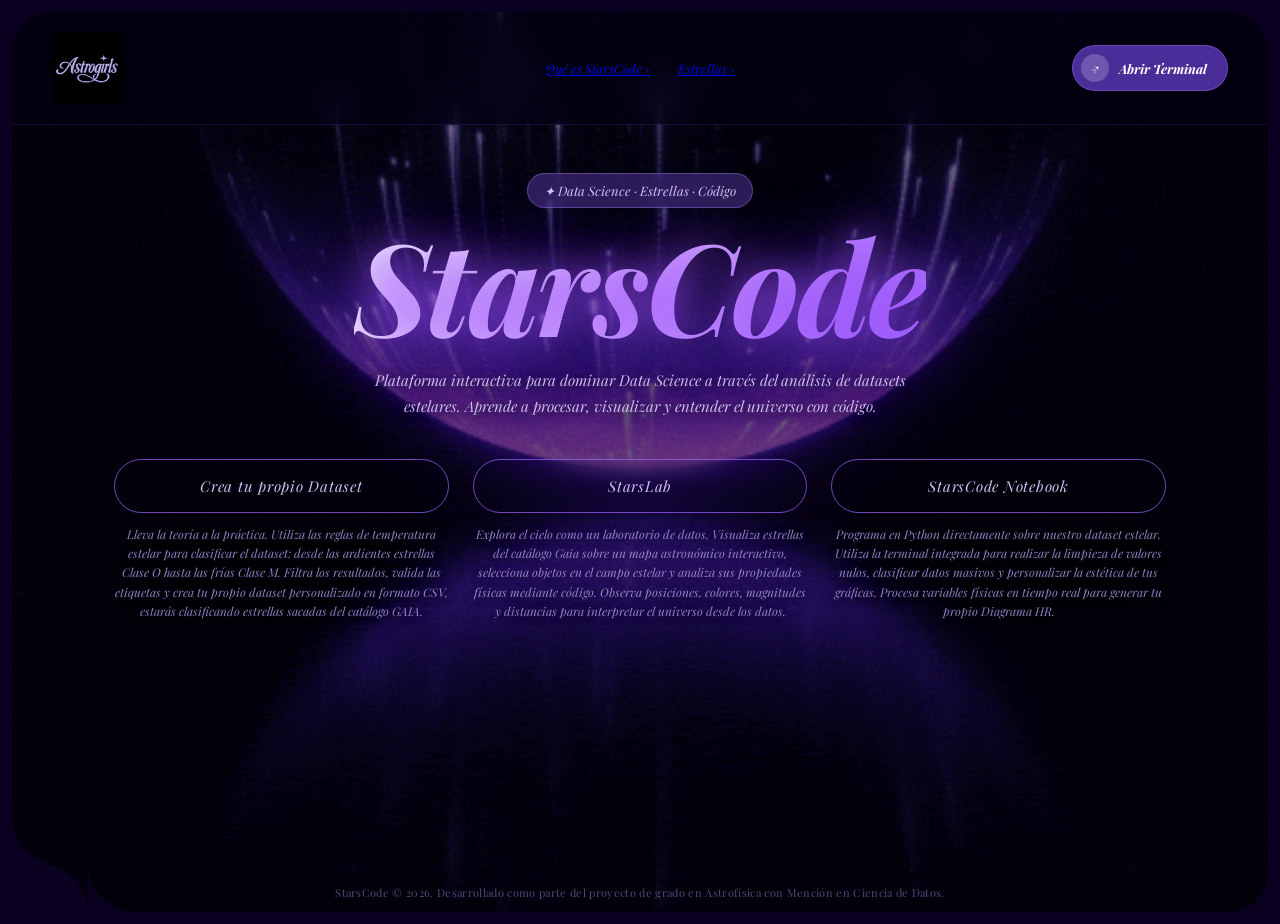
<file: index.html>
<!doctype html>
<html lang="es">
<head>
  <meta charset="UTF-8">
  <meta name="viewport" content="width=device-width, initial-scale=1.0">
  <title>StarsCode — Fluid Asset Streams</title>
  <link rel="preconnect" href="https://fonts.googleapis.com">
  <link rel="preconnect" href="https://fonts.gstatic.com" crossorigin>
  <link href="https://fonts.googleapis.com/css2?family=Playfair+Display:ital,wght@0,400;0,700;1,400;1,700&display=swap" rel="stylesheet">
  <style>
    * { box-sizing: border-box; margin: 0; padding: 0; }

    body {
      width: 100%;
      min-height: 100vh;
      display: flex;
      align-items: center;
      justify-content: center;
      padding: 12px;
      background: #0a0020;
      font-family: 'Playfair Display', serif;
    }

    section.hero-section {
      position: relative;
      width: 100%;
      max-width: 1536px;
      height: 100vh;
      border-radius: 2.5rem;
      overflow: hidden;
      display: flex;
      flex-direction: column;
      align-items: center;
      background: rgba(255,255,255,0.05);
    }

    #bg-gif {
      position: absolute;
      inset: 0;
      width: 100%;
      height: 100%;
      object-fit: cover;
      object-position: center;
      z-index: 0;
    }

    .overlay {
      position: absolute;
      inset: 0;
      background: rgba(4,0,18,0.55);
      z-index: 1;
    }

    .content {
      position: relative;
      z-index: 2;
      width: 100%;
      height: 100%;
      display: flex;
      flex-direction: column;
      align-items: center;
    }

    nav {
      display: flex;
      align-items: center;
      justify-content: space-between;
      padding: 20px 40px;
      width: 100%;
      background: rgba(5,0,20,0.55);
      backdrop-filter: blur(16px);
      border-bottom: 1px solid rgba(120,80,255,0.15);
    }

    nav .logo {
      height: 72px;
      width: auto;
      object-fit: contain;
    }

    nav ul {
      display: flex;
      align-items: center;
      gap: 28px;
      list-style: none;
    }

    nav ul li {
      cursor: pointer;
      font-size: 13px;
      font-style: italic;
      color: #ffb3d1;
      display: flex;
      align-items: center;
      gap: 4px;
      transition: opacity 0.2s;
    }

    nav ul li:hover { opacity: 0.6; }

    .nav-right { display: flex; justify-content: flex-end; flex: 1; }

    .btn-terminal {
      display: flex;
      align-items: center;
      background: rgba(100,60,200,0.75);
      color: #fff;
      border-radius: 9999px;
      padding: 8px 20px 8px 8px;
      gap: 10px;
      border: 1px solid rgba(180,140,255,0.3);
      cursor: pointer;
      font-size: 13px;
      font-family: inherit;
      font-style: italic;
      font-weight: 700;
      backdrop-filter: blur(8px);
      transition: transform 0.2s;
    }

    .btn-terminal:hover { transform: scale(1.02); }

    .icon-circle {
      background: rgba(255,255,255,0.2);
      width: 28px; height: 28px;
      border-radius: 50%;
      display: flex; align-items: center; justify-content: center;
      font-size: 14px;
    }

    .hero-content {
      width: 100%;
      display: flex;
      flex-direction: column;
      align-items: center;
      padding: 48px 24px 0;
      text-align: center;
      max-width: 1100px;
      margin: 0 auto;
    }

    .badge {
      display: flex;
      align-items: center;
      gap: 8px;
      padding: 8px 16px;
      border-radius: 9999px;
      background: rgba(120,80,220,0.35);
      border: 1px solid rgba(180,140,255,0.35);
      width: fit-content;
      margin: 0 auto 12px;
      backdrop-filter: blur(12px);
      font-size: 13px;
      color: rgba(220,200,255,0.95);
      font-style: italic;
    }

    h1 {
      font-size: clamp(64px, 10vw, 130px);
      font-weight: 700;
      font-style: italic;
      font-family: 'Playfair Display', serif;
      color: #ffffff;
      letter-spacing: -0.02em;
      line-height: 1;
      margin-bottom: 20px;
      text-shadow: 0 0 40px rgba(160,80,255,0.9), 0 0 80px rgba(120,60,220,0.6);
      background: linear-gradient(135deg, #ffffff 0%, #d4aaff 50%, #a060ff 100%);
      -webkit-background-clip: text;
      -webkit-text-fill-color: transparent;
    }

    .desc {
      font-size: 15px;
      color: rgba(220,205,255,0.9);
      line-height: 1.7;
      max-width: 540px;
      font-weight: 400;
      margin-bottom: 40px;
      text-shadow: 0 1px 12px rgba(0,0,0,0.8);
      font-style: italic;
    }

    .buttons-row {
      display: flex;
      flex-direction: row;
      align-items: flex-start;
      gap: 24px;
      width: 100%;
      max-width: 1100px;
    }

    @media (max-width: 768px) {
      .buttons-row {
        flex-direction: column;
        align-items: center;
        max-width: 500px;
      }
    }

    .btn-col {
      flex: 1;
      display: flex;
      flex-direction: column;
      align-items: center;
    }

    .btn-main {
      width: 100%;
      padding: 16px 24px;
      font-size: 15px;
      font-weight: 400;
      font-style: italic;
      font-family: inherit;
      color: rgba(220,200,255,0.95);
      background: transparent;
      border: 1.5px solid rgba(160,100,255,0.7);
      border-radius: 9999px;
      cursor: pointer;
      letter-spacing: 0.05em;
      backdrop-filter: blur(8px);
      transition: border-color 0.2s, background 0.2s;
      text-align: center;
    }

    .btn-main:hover {
      border-color: rgba(200,140,255,1);
      background: rgba(120,60,220,0.2);
    }

    .btn-desc {
      margin-top: 12px;
      font-size: 12px;
      font-style: italic;
      color: rgba(190,170,255,0.75);
      line-height: 1.6;
      text-align: center;
      text-shadow: 0 1px 8px rgba(0,0,0,0.9);
    }

    .hero-footer {
      position: absolute;
      bottom: 12px;
      width: 100%;
      text-align: center;
      font-size: 11px;
      color: rgba(180,160,255,0.45);
      letter-spacing: 0.03em;
      pointer-events: none;
      z-index: 2;
      font-style: normal;
    }

    .bottom-left {
      position: absolute;
      bottom: 0; left: 0;
      background: #0a0020;
      border-radius: 0 3rem 0 0;
      padding: 24px 48px 24px 28px;
      z-index: 3;
    }

    .bottom-left .mask-top {
      position: absolute;
      top: -3rem; left: 0;
      width: 3rem; height: 3rem;
      pointer-events: none;
    }

    .bottom-left .mask-right {
      position: absolute;
      bottom: 0; right: -3rem;
      width: 3rem; height: 3rem;
      pointer-events: none;
    }
  </style>
</head>
<body>

<section class="hero-section">
  <img id="bg-gif" src="fondo3.gif" alt="" aria-hidden="true">
  <div class="overlay"></div>

  <div class="content">

    <nav>
  <div style="flex:1; display:flex; align-items:center;">
    <img class="logo" src="logo.png" alt="StarsCode" onerror="this.style.display='none'">
  </div>
  <ul>
    <li><a href="/starcode/que-es/index.html">Qué es StarsCode ›</a></li>
    <li><a href="/starcode/estrellas/index.html">Estrellas ›</a></li>
    
  </ul>
  <div class="nav-right">
    <button class="btn-terminal" onclick="window.location.href='/starcode/diagrama-hr/index.html'">
      <div class="icon-circle">↗</div>
      Abrir Terminal
    </button>
  </div>
</nav>


    <div class="hero-content">

      <div class="badge">✦ Data Science · Estrellas · Código</div>

      <h1>StarsCode</h1>

      <p class="desc">
        Plataforma interactiva para dominar Data Science a través del análisis de datasets estelares. Aprende a procesar, visualizar y entender el universo con código.
      </p>

      <div class="buttons-row">

        <div class="btn-col">
          <button class="btn-main" onclick="window.location.href='/starcode/juego-datos/index.html'">
            Crea tu propio Dataset
          </button>
          <p class="btn-desc">
            Lleva la teoría a la práctica. Utiliza las reglas de temperatura estelar para clasificar el dataset: desde las ardientes estrellas Clase O hasta las frías Clase M. Filtra los resultados, valida las etiquetas y crea tu propio dataset personalizado en formato CSV, estarás clasificando estrellas sacadas del catálogo GAIA.
          </p>
        </div>

        <div class="btn-col">
          <button class="btn-main" onclick="window.location.href='/starcode/plataforma/index.html'">
            StarsLab
          </button>
          <p class="btn-desc">
            Explora el cielo como un laboratorio de datos. Visualiza estrellas del catálogo Gaia sobre un mapa astronómico interactivo, selecciona objetos en el campo estelar y analiza sus propiedades físicas mediante código. Observa posiciones, colores, magnitudes y distancias para interpretar el universo desde los datos.
          </p>
        </div>

        <div class="btn-col">
          <button class="btn-main" onclick="window.location.href='/starcode/diagrama-hr/index.html'">
            StarsCode Notebook
          </button>
          <p class="btn-desc">
            Programa en Python directamente sobre nuestro dataset estelar. Utiliza la terminal integrada para realizar la limpieza de valores nulos, clasificar datos masivos y personalizar la estética de tus gráficas. Procesa variables físicas en tiempo real para generar tu propio Diagrama HR.
          </p>
        </div>

      </div>
    </div>

    <div class="bottom-left">
      <div class="mask-top">
        <svg width="100%" height="100%" viewBox="0 0 56 56" fill="none" xmlns="http://www.w3.org/2000/svg">
          <path d="M0 56V0C0 30.9279 25.0721 56 56 56H0Z" fill="#0a0020"/>
        </svg>
      </div>
      <div class="mask-right">
        <svg width="100%" height="100%" viewBox="0 0 56 56" fill="none" xmlns="http://www.w3.org/2000/svg">
          <path d="M0 56H56C25.0721 56 0 30.9279 0 0V56Z" fill="#0a0020"/>
        </svg>
      </div>
    </div>

  </div>

  <div class="hero-footer">
    StarsCode © 2026. Desarrollado como parte del proyecto de grado en Astrofísica con Mención en Ciencia de Datos.
  </div>

</section>

</body>
</html>
</file>
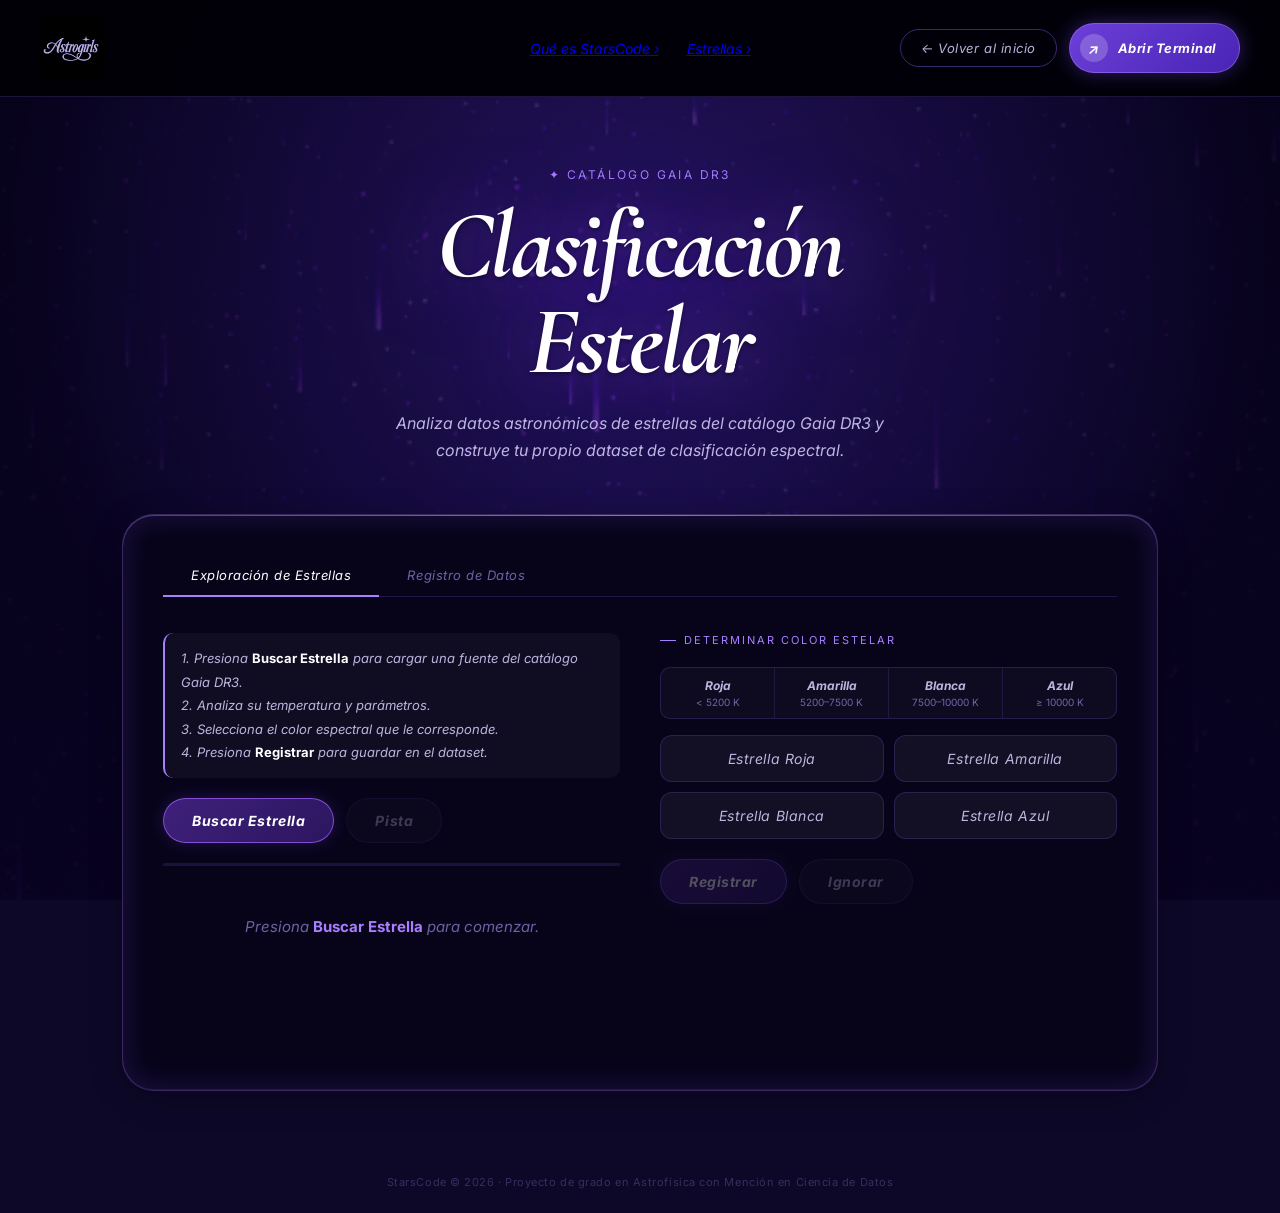
<file: juego-datos/index.html>
<!doctype html>
<html lang="es">
<head>
<meta charset="utf-8">
<meta name="viewport" content="width=device-width,initial-scale=1">
<title>StarsCode — Clasificación Estelar Gaia DR3</title>
<link rel="preconnect" href="https://fonts.googleapis.com">
<link rel="preconnect" href="https://fonts.gstatic.com" crossorigin>
<link href="https://fonts.googleapis.com/css2?family=Cormorant+Garamond:ital,wght@0,600;0,700;1,600;1,700&family=Inter:wght@300;400;500;600&family=Playfair+Display:ital,wght@1,700&display=swap" rel="stylesheet">
<link rel="stylesheet" href="css/style.css">
</head>
<body>

<img id="bg-gif" src="fondo.gif" alt="" aria-hidden="true">
<div id="bg-overlay"></div>

<header>
  <div style="flex:1; display:flex; align-items:center;">
    <img class="logo" src="logo.png" alt="StarsCode" onerror="this.style.display='none'">
  </div>
  <nav>
    <ul>
      <li><a href="/starcode/que-es/index.html">Qué es StarsCode ›</a></li>
      <li><a href="/starcode/estrellas/index.html">Estrellas ›</a></li>
      
    </ul>
  </nav>
  <div class="nav-right">
    <button class="btn-back" onclick="window.location.href='/starcode/index.html'">← Volver al inicio</button>
    <button class="btn-terminal" onclick="window.location.href='/starcode/diagrama-hr/index.html'">
      <div class="icon-circle">↗</div>Abrir Terminal
    </button>
  </div>
</header>

<div class="hero">
  <div class="eyebrow">✦ Catálogo Gaia DR3</div>
  <h2>Clasificación<br>Estelar</h2>
  <p>Analiza datos astronómicos de estrellas del catálogo Gaia DR3 y construye tu propio dataset de clasificación espectral.</p>
</div>

<div class="main-panel">
  <div class="panel">

    <div class="tabs">
      <button class="tab active" onclick="switchTab('explorar')">Exploración de Estrellas</button>
      <button class="tab" onclick="switchTab('registro')">Registro de Datos</button>
    </div>

    <div class="tab-content active" id="tab-explorar">
      <div class="explore-grid">
        <div>
          <div class="instrucciones">
            1. Presiona <b>Buscar Estrella</b> para cargar una fuente del catálogo Gaia DR3.<br>
            2. Analiza su temperatura y parámetros.<br>
            3. Selecciona el color espectral que le corresponde.<br>
            4. Presiona <b>Registrar</b> para guardar en el dataset.
          </div>
          <div class="action-row">
            <button class="btn" id="observeBtn" disabled>Buscar Estrella</button>
            <button class="ghost" id="hintBtn" disabled>Pista</button>
          </div>
          <div class="timer-line"><div class="timer-bar" id="timerBar"></div></div>
          <div id="starBox">
            <p class="star-placeholder">Cargando muestra del catálogo Gaia DR3...</p>
          </div>
        </div>
        <div>
          <div class="section-label">Determinar Color Estelar</div>
          <div class="temp-guide">
            <div class="temp-segment">Roja<span>&lt; 5200 K</span></div>
            <div class="temp-segment">Amarilla<span>5200–7500 K</span></div>
            <div class="temp-segment">Blanca<span>7500–10000 K</span></div>
            <div class="temp-segment">Azul<span>≥ 10000 K</span></div>
          </div>
          <div class="choices" id="choices"></div>
          <div class="action-row">
            <button class="btn" id="captureBtn" disabled>Registrar</button>
            <button class="ghost" id="skipBtn" disabled>Ignorar</button>
          </div>
        </div>
      </div>
    </div>

    <div class="tab-content" id="tab-registro">
      <div class="instrucciones" style="margin-bottom:24px;">
        Aquí se registran automáticamente todas las estrellas que clasifiques. Cada fila muestra el identificador Gaia, la temperatura utilizada, tu clasificación y si fue correcta o no. Cuando termines, ingresa el nombre de tu grupo y descarga el dataset completo en formato <b>CSV</b> para seguir analizándolo en Python.
      </div>
      <div class="stats-row">
        <div class="stat-box"><div class="stat-label">Clasificadas</div><div class="stat-val" id="countTotal">0</div></div>
        <div class="stat-box"><div class="stat-label">Correctas</div><div class="stat-val" id="countOk" style="color:var(--good)">0</div></div>
        <div class="stat-box"><div class="stat-label">Incorrectas</div><div class="stat-val" id="countBad" style="color:var(--bad)">0</div></div>
        <div class="stat-box"><div class="stat-label">Precisión</div><div class="stat-val" id="countPct">—</div></div>
      </div>
      <div class="table-wrap">
        <table id="datasetTable">
          <thead>
            <tr>
              <th>Gaia ID</th><th>Teff Usada</th><th>Clasificación</th><th>Veredicto</th>
            </tr>
          </thead>
          <tbody></tbody>
        </table>
      </div>
      <div class="export-row">
        <input id="player" placeholder="Nombre del grupo...">
        <button class="ghost" id="downloadCsv">Exportar CSV</button>
      </div>
    </div>

  </div>
</div>

<footer>StarsCode © 2026 · Proyecto de grado en Astrofísica con Mención en Ciencia de Datos</footer>

<div class="modal" id="modal">
  <div class="modal-box">
    <div class="modal-title">Confirmar clasificación</div>
    <div class="modal-body" id="modalBody"></div>
    <div class="btn-row">
      <button class="ghost" id="backBtn">Cancelar</button>
      <button class="btn" id="saveBtn">Guardar</button>
    </div>
  </div>
</div>

<script src="js/app.js"></script>
</body>
</html>
</file>
<file: juego-datos/css/style.css>
:root {
  --bg: #0d0828;
  --panel: rgba(30, 15, 80, 0.85);
  --panel-border: rgba(160, 120, 255, 0.3);
  --accent: #a87fff;
  --accent-glow: rgba(140, 100, 255, 0.5);
  --text: #ffffff;
  --text-soft: rgba(220, 210, 255, 0.85);
  --text-muted: rgba(180, 160, 255, 0.6);
  --good: #50e0a0;
  --bad: #ff6482;
  --good-bg: rgba(80, 224, 160, 0.08);
  --bad-bg: rgba(255, 100, 130, 0.08);
}

*, *::before, *::after { box-sizing: border-box; margin: 0; padding: 0; }

body {
  background: var(--bg);
  color: var(--text);
  font-family: 'Inter', sans-serif;
  min-height: 100vh;
  overflow-x: hidden;
}
#bg-gif {
  position: fixed; inset: 0;
  width: 100%; height: 100%;
  object-fit: cover; object-position: center;
  z-index: 0; opacity: 0.35;
}

#bg-overlay {
  position: fixed; inset: 0;
  background: radial-gradient(ellipse at 50% 30%, rgba(80,40,200,0.4) 0%, rgba(8,3,30,0.85) 70%);
  z-index: 1;
}

header {
  position: sticky; top: 0; z-index: 100;
  display: flex; align-items: center; justify-content: space-between;
  padding: 16px 40px;
  background: rgba(2, 1, 8, 0.98);
  backdrop-filter: blur(20px);
  border-bottom: 1px solid rgba(140, 100, 255, 0.2);
}

header img.logo { height: 64px; width: auto; object-fit: contain; }

nav ul { display: flex; align-items: center; gap: 28px; list-style: none; }
nav ul li {
  cursor: pointer; font-size: 14px;
  color: var(--text-soft);
  display: flex; align-items: center; gap: 4px;
  transition: opacity 0.2s; font-style: italic;
}
nav ul li:hover { opacity: 0.6; }
.nav-chevron { font-size: 11px; color: var(--accent); }
.nav-right { display: flex; align-items: center; gap: 12px; flex: 1; justify-content: flex-end; }

.btn-terminal {
  display: flex; align-items: center;
  background: linear-gradient(135deg, rgba(120,70,240,0.9), rgba(80,40,200,0.9));
  color: #fff; border-radius: 9999px;
  padding: 10px 22px 10px 10px; gap: 10px;
  border: 1px solid rgba(180,140,255,0.4);
  cursor: pointer; font-size: 13px; font-family: inherit; font-style: italic; font-weight: 700;
  box-shadow: 0 0 20px rgba(120,70,240,0.4);
  transition: all 0.2s;
}
.btn-terminal:hover { transform: scale(1.03); box-shadow: 0 0 30px rgba(140,90,255,0.6); }
.btn-terminal .icon-circle {
  background: rgba(255,255,255,0.2); width: 28px; height: 28px;
  border-radius: 50%; display: flex; align-items: center; justify-content: center; font-size: 14px;
}

.btn-back {
  background: transparent; color: var(--text-soft);
  border: 1px solid rgba(140,100,255,0.4); border-radius: 9999px;
  padding: 10px 20px; cursor: pointer;
  font-size: 13px; font-family: inherit; font-style: italic; font-weight: 400;
  transition: all 0.2s;
}
.btn-back:hover { border-color: var(--accent); background: rgba(100,60,200,0.2); color: #fff; }

.hero {
  position: relative; z-index: 2;
  text-align: center; padding: 70px 40px 50px;
}

.hero .eyebrow {
  font-size: 12px; letter-spacing: 0.2em;
  text-transform: uppercase; color: var(--accent);
  margin-bottom: 16px; font-style: normal;
  display: flex; align-items: center; justify-content: center; gap: 8px;
}

.hero h2 {
  font-size: clamp(52px, 8vw, 96px);
  font-weight: 700; font-style: italic;
  font-family: 'Playfair Display', serif;
  color: #fff; letter-spacing: -0.03em; line-height: 1.0;
  margin-bottom: 20px;
  text-shadow: 0 0 80px rgba(160,100,255,0.6), 0 2px 4px rgba(0,0,0,0.5);
}

.hero p {
  font-size: 16px; color: var(--text-soft);
  max-width: 500px; margin: 0 auto;
  line-height: 1.7; font-style: italic;
}

.main-panel {
  position: relative; z-index: 2;
  max-width: 1100px; margin: 0 auto;
  padding: 0 32px 60px;
}

.panel {
  background: #07041a;
  backdrop-filter: blur(5px);
  -webkit-backdrop-filter: blur(5px);
  border: 1px solid rgba(168, 127, 255, 0.3);
  border-radius: 2rem;
  padding: 40px;
  box-shadow:
    0 8px 32px rgba(0, 0, 0, 0.3),
    inset 0 1px 0 rgba(168, 127, 255, 0.4),
    inset 0 -1px 0 rgba(168, 127, 255, 0.1),
    inset 0 0 18px 9px rgba(100, 60, 200, 0.15);
  position: relative;
}

.panel::before {
  content: '';
  position: absolute;
  top: 0; left: 0; right: 0;
  height: 1px;
  background: linear-gradient(90deg, transparent, rgba(168, 127, 255, 0.7), transparent);
  border-radius: 2rem 2rem 0 0;
  z-index: 2;
}

.tabs {
  display: flex; gap: 0;
  border-bottom: 1px solid rgba(140,100,255,0.2);
  margin-bottom: 36px;
}

.tab {
  padding: 12px 28px; font-size: 13px; font-style: italic;
  color: var(--text-muted); cursor: pointer; border-bottom: 2px solid transparent;
  transition: all 0.2s; margin-bottom: -1px; font-family: inherit; font-weight: 400;
  background: transparent; border-radius: 0;
}

.tab.active { color: #fff; border-bottom-color: var(--accent); }
.tab:hover:not(.active) { color: var(--text-soft); }

.tab-content { display: none; }
.tab-content.active { display: block; }

.explore-grid {
  display: grid;
  grid-template-columns: 1fr 1fr;
  gap: 40px;
}

@media(max-width:800px) { .explore-grid { grid-template-columns: 1fr; } }

.section-label {
  font-size: 11px; letter-spacing: 0.18em;
  text-transform: uppercase; color: var(--accent);
  margin-bottom: 20px; font-style: normal;
  display: flex; align-items: center; gap: 8px;
}
.section-label::before { content:''; width: 16px; height: 1px; background: var(--accent); display: inline-block; }

button {
  border: 0; border-radius: 9999px; padding: 13px 28px;
  cursor: pointer; font-family: inherit; font-size: 14px;
  font-style: italic; letter-spacing: 0.04em;
  transition: all 0.2s; font-weight: 700;
}
button:disabled { opacity: 0.3; cursor: not-allowed; }

.btn {
  background: linear-gradient(135deg, rgba(120,60,220,0.5), rgba(100,50,200,0.4));
  color: #fff;
  border: 1.5px solid rgba(160,100,255,0.7);
  box-shadow: 0 0 16px rgba(140,80,255,0.2);
}
.btn:hover:not(:disabled) {
  background: linear-gradient(135deg, rgba(140,70,240,0.7), rgba(120,60,220,0.6));
  border-color: rgba(200,160,255,0.9);
  box-shadow: 0 0 30px rgba(160,100,255,0.45);
  transform: translateY(-1px);
}

.ghost {
  background: rgba(255,255,255,0.06);
  color: var(--text-soft);
  border: 1px solid rgba(140,100,255,0.25);
}
.ghost:hover:not(:disabled) {
  background: rgba(255,255,255,0.1);
  color: #fff; border-color: rgba(160,120,255,0.5);
}

.action-row { display: flex; gap: 12px; margin-bottom: 20px; }

.timer-line { height: 3px; background: rgba(140,100,255,0.15); border-radius: 9999px; margin-bottom: 24px; overflow: hidden; }
.timer-bar {
  height: 100%; width: 0%;
  background: linear-gradient(90deg, var(--accent), #d4aaff);
  transition: width 0.3s linear;
  box-shadow: 0 0 10px rgba(160,100,255,0.8);
}

#starBox { min-height: 140px; margin-bottom: 20px; }

.star-data-grid { display: grid; grid-template-columns: 1fr 1fr; gap: 0; }

.star-data-item {
  padding: 14px 0; border-bottom: 1px solid rgba(140,100,255,0.15);
}
.star-data-item:nth-child(odd) { padding-right: 20px; border-right: 1px solid rgba(140,100,255,0.15); }
.star-data-item:nth-child(even) { padding-left: 20px; }

.star-data-label {
  font-size: 10px; letter-spacing: 0.15em;
  text-transform: uppercase; color: var(--text-muted);
  margin-bottom: 5px; font-style: normal;
}
.star-data-value { font-size: 18px; font-weight: 700; font-style: italic; color: #fff; }

.star-placeholder {
  color: var(--text-muted); font-style: italic;
  font-size: 15px; line-height: 1.7; padding: 24px 0;
  text-align: center;
}
.star-placeholder b { color: var(--accent); font-style: normal; }

.instrucciones {
  font-size: 13px; color: var(--text-soft);
  line-height: 1.8; font-style: italic;
  margin-bottom: 20px;
  padding: 14px 16px;
  background: rgba(255,255,255,0.04);
  border-radius: 10px;
  border-left: 2px solid var(--accent);
}
.instrucciones b { color: #fff; font-style: normal; }

.temp-guide {
  display: flex; margin-bottom: 16px;
  border-radius: 10px; overflow: hidden;
  border: 1px solid rgba(140,100,255,0.2);
  background: rgba(255,255,255,0.03);
}
.temp-segment {
  flex: 1; padding: 10px 6px; font-size: 12px;
  text-align: center; font-style: italic; color: var(--text-soft);
  border-right: 1px solid rgba(140,100,255,0.15);
  font-weight: 700;
}
.temp-segment:last-child { border-right: none; }
.temp-segment span { display: block; font-size: 10px; margin-top: 3px; color: var(--text-muted); font-style: normal; font-weight: 400; }

.choices { display: grid; grid-template-columns: 1fr 1fr; gap: 10px; margin-bottom: 20px; }
.choice {
  padding: 14px 16px;
  background: rgba(255,255,255,0.05);
  border: 1px solid rgba(140,100,255,0.2);
  color: var(--text-soft);
  border-radius: 12px;
  font-size: 14px; font-style: italic;
  cursor: pointer; transition: all 0.2s;
  text-align: center; font-family: inherit; font-weight: 400;
}
.choice:hover { border-color: var(--accent); color: #fff; background: rgba(120,70,220,0.2); box-shadow: 0 0 16px rgba(140,80,255,0.2); }
.choice.active { border-color: var(--accent); color: #fff; background: rgba(120,60,220,0.3); box-shadow: 0 0 20px rgba(160,100,255,0.35); font-weight: 700; }

.stats-row {
  display: grid; grid-template-columns: repeat(4, 1fr);
  gap: 16px; margin-bottom: 28px;
}
.stat-box {
  background: rgba(255,255,255,0.04);
  border: 1px solid rgba(140,100,255,0.2);
  border-radius: 12px; padding: 16px;
  text-align: center;
}
.stat-label { font-size: 10px; letter-spacing: 0.15em; text-transform: uppercase; color: var(--text-muted); margin-bottom: 6px; font-style: normal; }
.stat-val { font-size: 28px; font-weight: 700; font-style: italic; color: #fff; }

.table-wrap { overflow-x: auto; max-height: 320px; border-radius: 12px; border: 1px solid rgba(140,100,255,0.2); }
table { width: 100%; border-collapse: collapse; font-size: 14px; }
thead { position: sticky; top: 0; z-index: 2; }
th {
  padding: 14px 16px; text-align: left;
  color: var(--text-muted); font-weight: 400;
  font-size: 11px; letter-spacing: 0.12em; text-transform: uppercase;
  border-bottom: 1px solid rgba(140,100,255,0.2);
  background: rgba(20,8,55,0.95); font-style: normal;
}
td { padding: 14px 16px; border-bottom: 1px solid rgba(140,100,255,0.08); color: var(--text-soft); font-style: normal; }
tr.ok { background: var(--good-bg); }
tr.ok td:first-child { border-left: 3px solid var(--good); }
tr.bad { background: var(--bad-bg); }
tr.bad td:first-child { border-left: 3px solid var(--bad); }
.veredicto-ok { color: var(--good); font-weight: 700; }
.veredicto-bad { color: var(--bad); font-weight: 700; }

.export-row { display: flex; gap: 12px; align-items: center; padding-top: 20px; margin-top: 20px; border-top: 1px solid rgba(140,100,255,0.15); }
input {
  background: rgba(255,255,255,0.06); color: #fff;
  border: 1px solid rgba(140,100,255,0.25); border-radius: 9999px;
  padding: 12px 20px; font-family: inherit; font-size: 14px; font-style: italic;
  outline: none; flex: 1; transition: border-color 0.2s;
}
input:focus { border-color: var(--accent); }
input::placeholder { color: var(--text-muted); }

.modal { position: fixed; inset: 0; background: rgba(4,1,20,0.92); backdrop-filter: blur(16px); display: none; align-items: center; justify-content: center; z-index: 200; }
.modal.show { display: flex; }
.modal-box {
  background: rgba(25,10,65,0.98);
  padding: 48px; border-radius: 1.5rem;
  border: 1px solid rgba(160,100,255,0.4);
  box-shadow: 0 0 80px rgba(120,60,220,0.4);
  max-width: 460px; width: 90%; text-align: center;
}
.modal-title { font-size: 22px; font-weight: 700; font-style: italic; color: #fff; margin-bottom: 12px; }
.modal-body { color: var(--text-soft); font-size: 15px; margin-bottom: 32px; line-height: 1.6; font-style: normal; }
.btn-row { display: flex; gap: 10px; justify-content: center; }
.btn-row button { flex: 1; max-width: 160px; }

footer {
  position: relative; z-index: 2;
  text-align: center; padding: 24px;
  font-size: 11px; color: rgba(180,160,255,0.25);
  letter-spacing: 0.05em; font-style: normal;
}
h2, .hero h2, .modal-title, .stat-val {
  font-family: 'Cormorant Garamond', serif;
}
</file>
